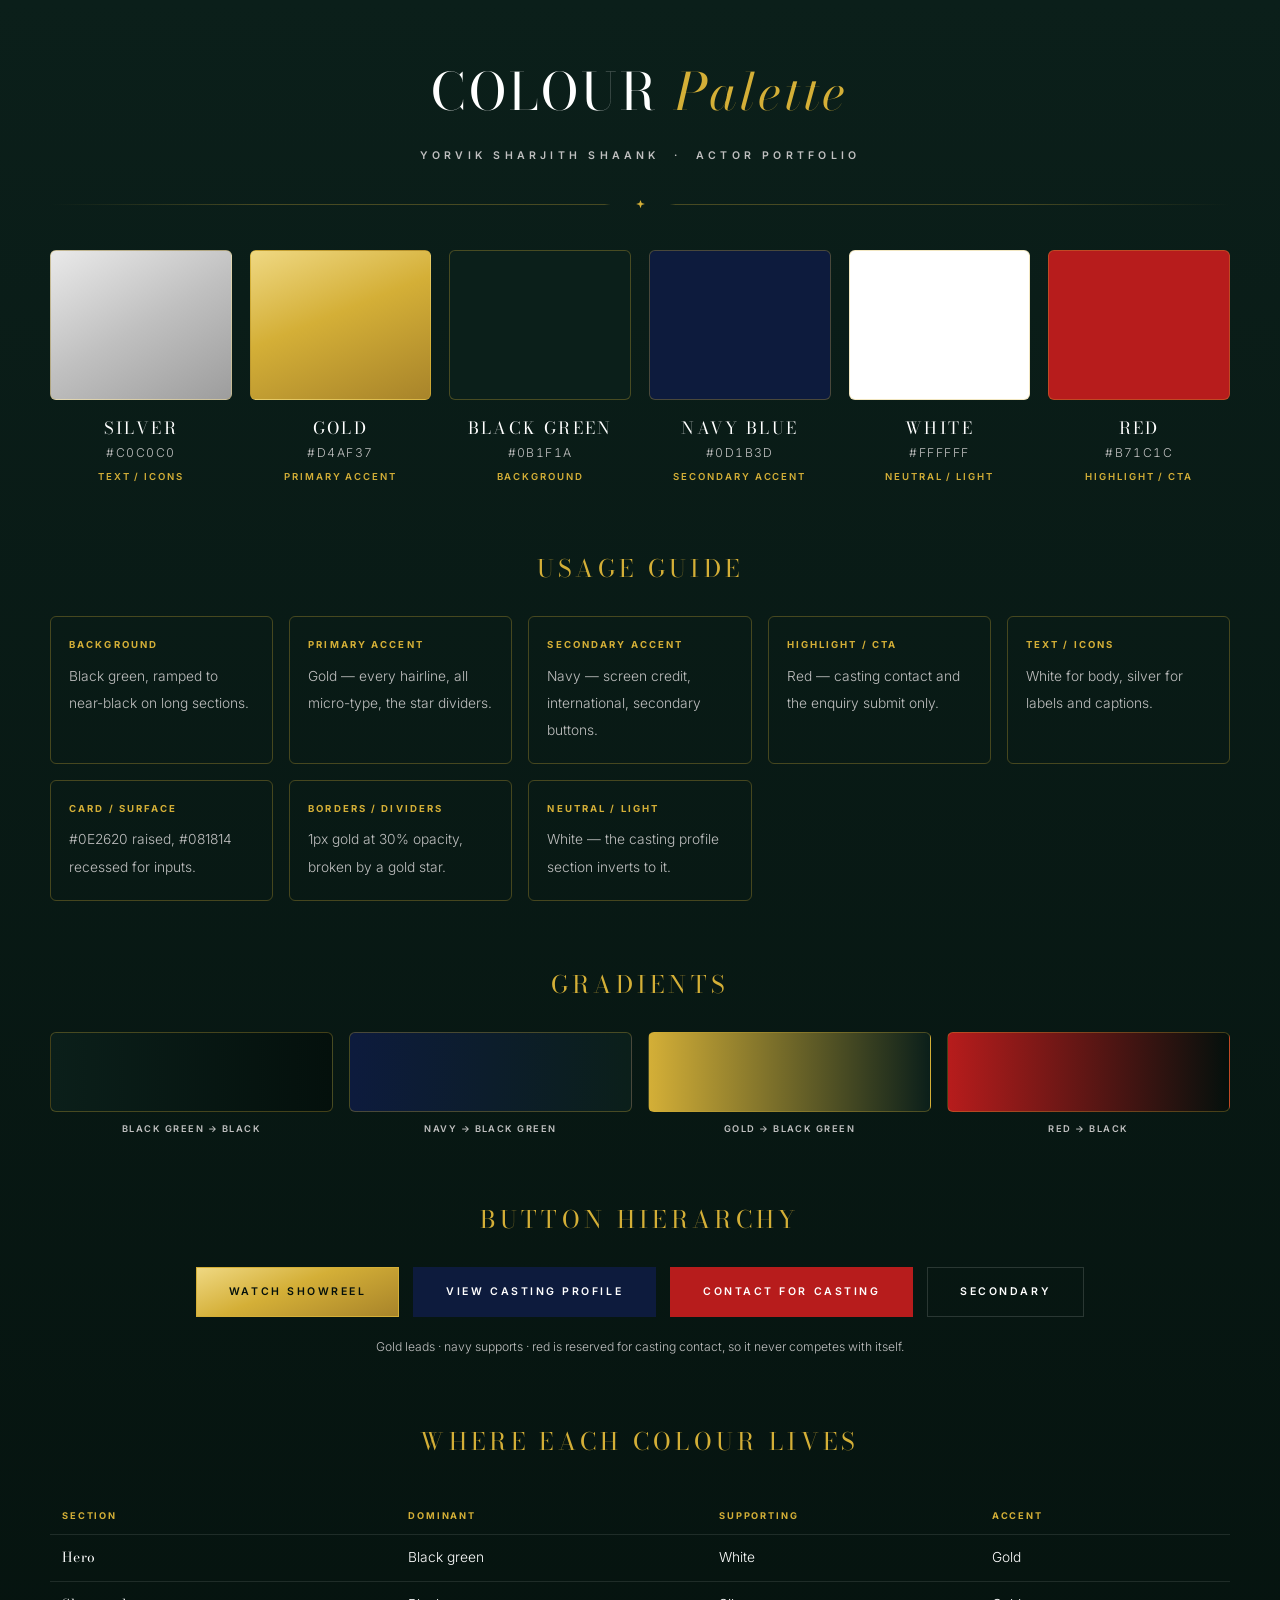
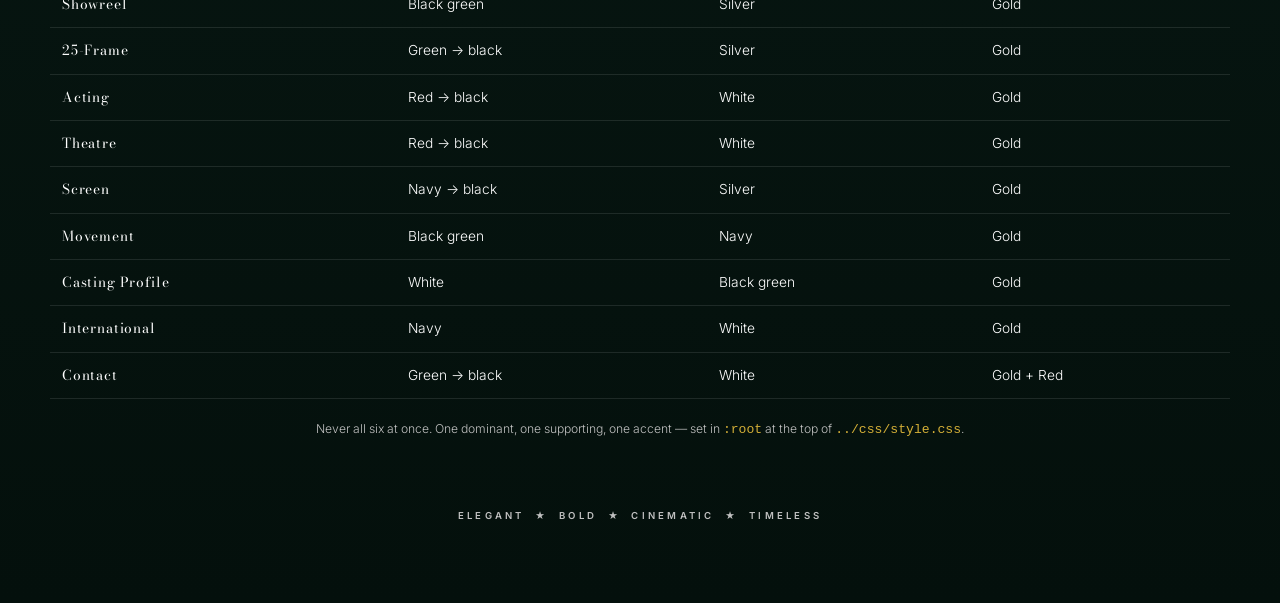
<file: reference/palette.html>
<!DOCTYPE html>
<html lang="en">
<head>
<meta charset="UTF-8">
<meta name="viewport" content="width=device-width, initial-scale=1.0">
<title>Colour Palette — Yorvik Sharjith Shaank</title>
<link href="https://fonts.googleapis.com/css2?family=Bodoni+Moda:ital,opsz,wght@0,6..96,400;0,6..96,700&family=Inter:wght@300;400;600;700&display=swap" rel="stylesheet">
<style>
/* The supplied swatch sheet, rebuilt as a live reference page.
   Every value here is the same one used in ../css/style.css */
:root{
  --silver:#c0c0c0; --gold:#d4af37; --green:#0b1f1a;
  --navy:#0d1b3d;   --white:#ffffff; --red:#b71c1c;
  --black:#04100c;  --char:#0e2620;
  --gold-metal:linear-gradient(158deg,#efd882 0%,#d4af37 44%,#a8842a 100%);
  --hair:rgba(212,175,55,.3);
  --f-d:'Bodoni Moda',Georgia,serif;
  --f-b:'Inter',system-ui,sans-serif;
}
*,*::before,*::after{ box-sizing:border-box; }
body{
  margin:0; padding:48px 26px 70px;
  background:linear-gradient(180deg,var(--green),var(--black));
  color:var(--white); font-family:var(--f-b); font-weight:300; line-height:1.7;
  -webkit-font-smoothing:antialiased;
}
.wrap{ max-width:1180px; margin-inline:auto; }

h1{ font-family:var(--f-d); font-weight:400; font-size:clamp(1.9rem,5vw,3.2rem);
    letter-spacing:.06em; text-transform:uppercase; text-align:center; margin:0; }
h1 em{ font-style:italic; text-transform:none; color:var(--gold); }
.sub{ text-align:center; font-size:.66rem; font-weight:600; letter-spacing:.4em;
      text-transform:uppercase; color:var(--silver); margin:12px 0 0; }

/* the — ★ — divider from the border system */
.rule{ height:11px; margin:34px 0 40px;
  background:
    url("data:image/svg+xml,%3Csvg xmlns='http://www.w3.org/2000/svg' viewBox='0 0 24 24'%3E%3Cpath d='M12 2l2.6 6.8L21.5 11l-6.9 2.2L12 20l-2.6-6.8L2.5 11l6.9-2.2z' fill='%23d4af37'/%3E%3C/svg%3E") center/11px no-repeat,
    linear-gradient(90deg,transparent,var(--hair) 18%,var(--hair) 47%,
      transparent 47.5%,transparent 52.5%,var(--hair) 53%,var(--hair) 82%,transparent)
      center/100% 1px no-repeat;
}

h2{ font-family:var(--f-d); font-weight:400; font-size:1.5rem; letter-spacing:.18em;
    text-transform:uppercase; color:var(--gold); text-align:center; margin:0 0 26px; }

.grid{ display:grid; grid-template-columns:repeat(auto-fit,minmax(160px,1fr)); gap:18px; }

.sw__chip{ height:150px; border:1px solid var(--hair); border-radius:6px; }
.sw__name{ display:block; font-family:var(--f-d); font-size:1.05rem; letter-spacing:.14em;
           text-transform:uppercase; margin-top:14px; }
.sw__hex{ display:block; font-size:.76rem; letter-spacing:.12em; color:var(--silver);
          font-variant-numeric:tabular-nums; }
.sw__use{ display:block; font-size:.6rem; font-weight:600; letter-spacing:.2em;
          text-transform:uppercase; color:var(--gold); margin-top:6px; }
.sw{ text-align:center; }

.block{ margin-top:64px; }

.use{ display:grid; grid-template-columns:repeat(auto-fit,minmax(210px,1fr)); gap:16px; }
.use div{ border:1px solid var(--hair); border-radius:6px; padding:20px 18px; }
.use b{ display:block; font-size:.6rem; font-weight:700; letter-spacing:.22em;
        text-transform:uppercase; color:var(--gold); margin-bottom:8px; }
.use span{ font-size:.86rem; color:var(--silver); }

.grads{ display:grid; grid-template-columns:repeat(auto-fit,minmax(210px,1fr)); gap:16px; }
.grad{ height:80px; border:1px solid var(--hair); border-radius:6px; }
.g1{ background:linear-gradient(90deg,var(--green),var(--black)); }
.g2{ background:linear-gradient(90deg,var(--navy),var(--green)); }
.g3{ background:linear-gradient(90deg,var(--gold),var(--green)); }
.g4{ background:linear-gradient(90deg,var(--red),var(--black)); }
.gl{ display:block; font-size:.58rem; font-weight:600; letter-spacing:.16em;
     text-transform:uppercase; color:var(--silver); margin-top:9px; text-align:center; }

.btns{ display:flex; flex-wrap:wrap; gap:14px; justify-content:center; }
.btn{ display:inline-flex; align-items:center; justify-content:center;
      padding:15px 32px; border:1px solid transparent; border-radius:0;
      font-size:.66rem; font-weight:600; letter-spacing:.24em; text-transform:uppercase; }
.b-gold{ background:var(--gold-metal); border-color:var(--gold); color:var(--black); }
.b-navy{ background:var(--navy); border-color:var(--navy); color:var(--white); }
.b-red { background:var(--red);  border-color:var(--red);  color:var(--white); }
.b-ghost{ border-color:rgba(255,255,255,.14); color:var(--white); }
.cap{ text-align:center; font-size:.76rem; color:var(--silver); margin-top:20px; }

table{ width:100%; border-collapse:collapse; margin-top:8px; font-size:.86rem; }
th,td{ text-align:left; padding:11px 12px; border-bottom:1px solid rgba(255,255,255,.1); }
th{ font-size:.58rem; font-weight:700; letter-spacing:.2em; text-transform:uppercase;
    color:var(--gold); }
td:first-child{ font-family:var(--f-d); letter-spacing:.06em; }
code{ font-family:ui-monospace,Menlo,monospace; font-size:.82rem; color:var(--gold); }
.scroll{ overflow-x:auto; }

.foot{ text-align:center; margin-top:66px; font-size:.6rem; font-weight:600;
       letter-spacing:.34em; text-transform:uppercase; color:var(--silver); }
</style>
</head>
<body>
<div class="wrap">

  <h1>Colour <em>Palette</em></h1>
  <p class="sub">Yorvik Sharjith Shaank &nbsp;·&nbsp; Actor Portfolio</p>
  <div class="rule"></div>

  <!-- THE SIX -->
  <div class="grid">
    <div class="sw">
      <div class="sw__chip" style="background:linear-gradient(150deg,#e9e9e9,#c0c0c0 50%,#9d9d9d)"></div>
      <span class="sw__name">Silver</span><span class="sw__hex">#C0C0C0</span>
      <span class="sw__use">Text / Icons</span>
    </div>
    <div class="sw">
      <div class="sw__chip" style="background:linear-gradient(158deg,#efd882,#d4af37 44%,#a8842a)"></div>
      <span class="sw__name">Gold</span><span class="sw__hex">#D4AF37</span>
      <span class="sw__use">Primary Accent</span>
    </div>
    <div class="sw">
      <div class="sw__chip" style="background:#0b1f1a"></div>
      <span class="sw__name">Black Green</span><span class="sw__hex">#0B1F1A</span>
      <span class="sw__use">Background</span>
    </div>
    <div class="sw">
      <div class="sw__chip" style="background:#0d1b3d"></div>
      <span class="sw__name">Navy Blue</span><span class="sw__hex">#0D1B3D</span>
      <span class="sw__use">Secondary Accent</span>
    </div>
    <div class="sw">
      <div class="sw__chip" style="background:#ffffff"></div>
      <span class="sw__name">White</span><span class="sw__hex">#FFFFFF</span>
      <span class="sw__use">Neutral / Light</span>
    </div>
    <div class="sw">
      <div class="sw__chip" style="background:#b71c1c"></div>
      <span class="sw__name">Red</span><span class="sw__hex">#B71C1C</span>
      <span class="sw__use">Highlight / CTA</span>
    </div>
  </div>

  <!-- USAGE -->
  <div class="block">
    <h2>Usage Guide</h2>
    <div class="use">
      <div><b>Background</b><span>Black green, ramped to near-black on long sections.</span></div>
      <div><b>Primary Accent</b><span>Gold — every hairline, all micro-type, the star dividers.</span></div>
      <div><b>Secondary Accent</b><span>Navy — screen credit, international, secondary buttons.</span></div>
      <div><b>Highlight / CTA</b><span>Red — casting contact and the enquiry submit only.</span></div>
      <div><b>Text / Icons</b><span>White for body, silver for labels and captions.</span></div>
      <div><b>Card / Surface</b><span>#0E2620 raised, #081814 recessed for inputs.</span></div>
      <div><b>Borders / Dividers</b><span>1px gold at 30% opacity, broken by a gold star.</span></div>
      <div><b>Neutral / Light</b><span>White — the casting profile section inverts to it.</span></div>
    </div>
  </div>

  <!-- GRADIENTS -->
  <div class="block">
    <h2>Gradients</h2>
    <div class="grads">
      <div><div class="grad g1"></div><span class="gl">Black Green → Black</span></div>
      <div><div class="grad g2"></div><span class="gl">Navy → Black Green</span></div>
      <div><div class="grad g3"></div><span class="gl">Gold → Black Green</span></div>
      <div><div class="grad g4"></div><span class="gl">Red → Black</span></div>
    </div>
  </div>

  <!-- CTA LEVELS -->
  <div class="block">
    <h2>Button Hierarchy</h2>
    <div class="btns">
      <span class="btn b-gold">Watch Showreel</span>
      <span class="btn b-navy">View Casting Profile</span>
      <span class="btn b-red">Contact For Casting</span>
      <span class="btn b-ghost">Secondary</span>
    </div>
    <p class="cap">Gold leads · navy supports · red is reserved for casting contact,
       so it never competes with itself.</p>
  </div>

  <!-- MAPPING -->
  <div class="block">
    <h2>Where Each Colour Lives</h2>
    <div class="scroll">
      <table>
        <thead><tr><th>Section</th><th>Dominant</th><th>Supporting</th><th>Accent</th></tr></thead>
        <tbody>
          <tr><td>Hero</td><td>Black green</td><td>White</td><td>Gold</td></tr>
          <tr><td>Showreel</td><td>Black green</td><td>Silver</td><td>Gold</td></tr>
          <tr><td>25-Frame</td><td>Green → black</td><td>Silver</td><td>Gold</td></tr>
          <tr><td>Acting</td><td>Red → black</td><td>White</td><td>Gold</td></tr>
          <tr><td>Theatre</td><td>Red → black</td><td>White</td><td>Gold</td></tr>
          <tr><td>Screen</td><td>Navy → black</td><td>Silver</td><td>Gold</td></tr>
          <tr><td>Movement</td><td>Black green</td><td>Navy</td><td>Gold</td></tr>
          <tr><td>Casting Profile</td><td>White</td><td>Black green</td><td>Gold</td></tr>
          <tr><td>International</td><td>Navy</td><td>White</td><td>Gold</td></tr>
          <tr><td>Contact</td><td>Green → black</td><td>White</td><td>Gold + Red</td></tr>
        </tbody>
      </table>
    </div>
    <p class="cap">Never all six at once. One dominant, one supporting, one accent —
       set in <code>:root</code> at the top of <code>../css/style.css</code>.</p>
  </div>

  <p class="foot">Elegant &nbsp;★&nbsp; Bold &nbsp;★&nbsp; Cinematic &nbsp;★&nbsp; Timeless</p>
</div>
</body>
</html>
</file>
